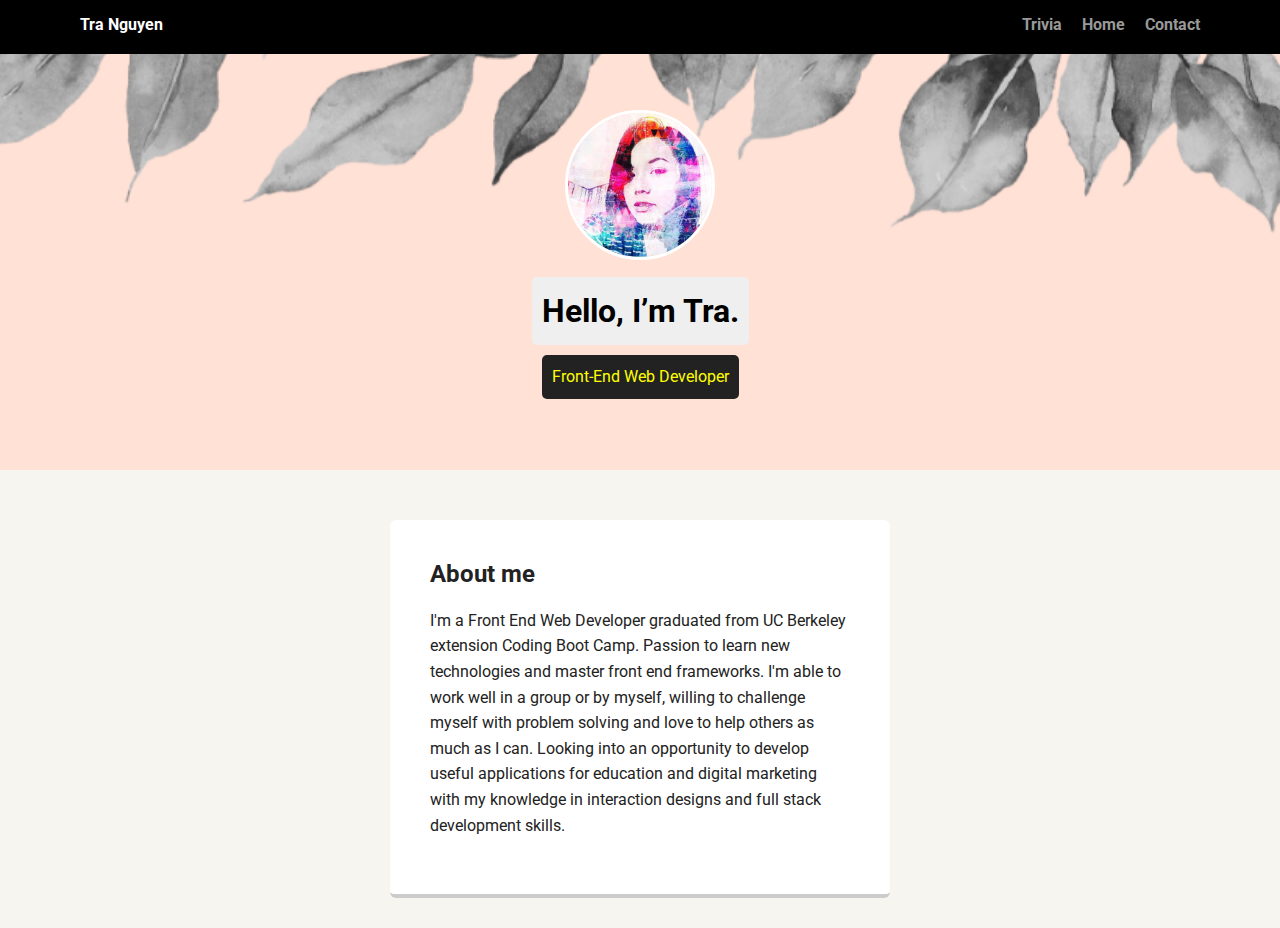
<file: index.html>
<!doctype html>
<html lang="en">
<head>
    <script src="https://maxcdn.bootstrapcdn.com/bootstrap/4.0.0/js/bootstrap.min.js"></script>
  <meta charset="utf-8">
  <title>Tra Nguyen's Profile</title>
  <meta name="viewport" content="width=device-width, initial-scale=1.0">
  <link rel="stylesheet" href="style.css">
  <link href="https://fonts.googleapis.com/css?family=Muli%7CRoboto:400,300,500,700,900" rel="stylesheet"></head>
  <body>

    <div class="main-nav">
        <ul class="nav">
          <li class="name">Tra Nguyen</li>  
          <li><a href="Trivia.html">Trivia</a></li>
          <li><a href="index.html">Home</a></li>
          <li><a href="index.html">Contact</a></li>
          
        </ul>
    </div>

    <header>
      <img src="images/avar.jpg" alt="portrail" class="profile-image">
      <h1 class="tag name">Hello, I’m Tra.</h1>
      <p class="tag location">Front-End Web Developer</p>
    </header>

    <main class="flex">
      <div class="card">
        <h2>About me</h2>
        <p>I'm a Front End Web Developer graduated from UC Berkeley extension Coding Boot Camp. Passion to learn new technologies and master front end frameworks. I'm able to work well in a group or by myself, willing to challenge myself with problem solving and love to help others as much as I can. Looking into an opportunity to develop useful applications for education and digital marketing with my knowledge in interaction designs and full stack development skills.</p>
      </div>
</file>
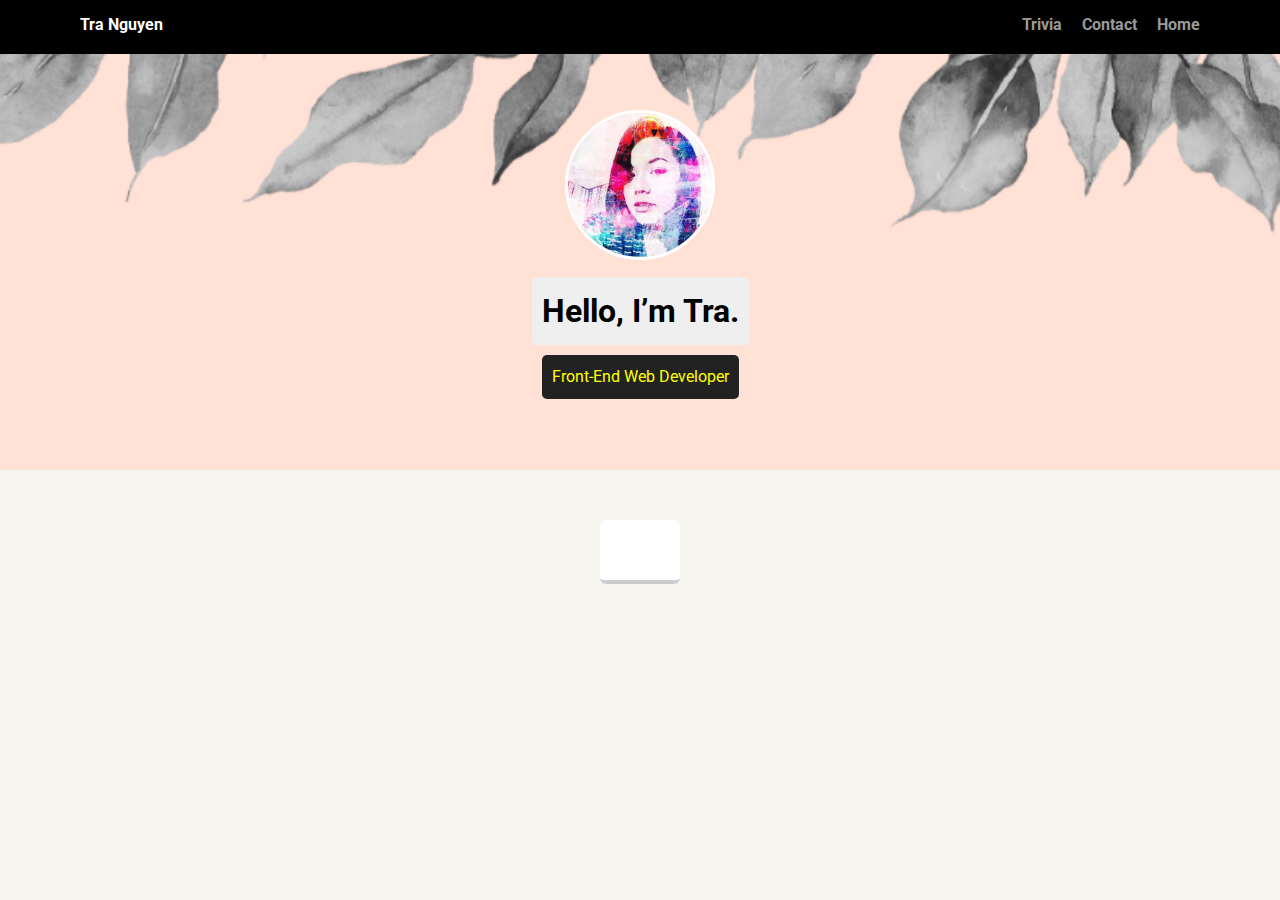
<file: Trivia.html>
<!doctype html>
<html lang="en">
<head>
    <script src="https://maxcdn.bootstrapcdn.com/bootstrap/4.0.0/js/bootstrap.min.js"></script>
  <meta charset="utf-8">
  <title>Tra Nguyen's Profile</title>
  <meta name="viewport" content="width=device-width, initial-scale=1.0">
  <link rel="stylesheet" href="style.css">
  <link href="https://fonts.googleapis.com/css?family=Muli%7CRoboto:400,300,500,700,900" rel="stylesheet"></head>
  <body>

    <div class="main-nav">
        <ul class="nav">
          <li class="name">Tra Nguyen</li>  
          <li><a href="Trivia.html">Trivia</a></li>
          <li><a href="index.html">Contact</a></li>
          <li><a href="index.html">Home</a></li>
          
        </ul>
    </div>

    <header>
      <img src="images/avar.jpg" alt="portrail" class="profile-image">
      <h1 class="tag name">Hello, I’m Tra.</h1>
      <p class="tag location">Front-End Web Developer</p>
    </header>

    <main class="flex">
        <div class="card">

        </div>
    </main>
</file>
<file: style.css>
/* Global Layout Set-up */
* { 
    box-sizing: border-box;
  }
    
  body {
    margin: 0;
    padding: 0;
    text-align: center;
    font-family: 'Roboto', sans-serif;
    color: #222;
    background: #f7f5f0;
  }
  /* Link Styles */
  
  a {
    text-decoration: none;
    color: #999;
  }
  a:hover {
    color: #6633ff;
  }
  
  /* Section Styles */
  
  .main-nav {
    width: 100%;
    background: black;
    min-height: 30px;
    padding: 10px;
    position: fixed;
    text-align: center;
  }
  .nav {
    display: flex;
    justify-content: space-around;
    font-weight: 700;
    list-style-type: none;
    margin: 0 auto;
    padding: 0;
  }
  
  .nav .name {
      display: block;
      margin-right: auto;
      color: white;
  }
  .nav li {
    padding: 5px 10px 10px 10px;
  }
  .nav a {
    transition: all .5s;
  }
  .nav a:hover {
    color: white
  }
  
  header {
    text-align: center;
    background: url('images/theme.png') no-repeat top center ;
    background-size: cover;
    overflow: hidden;
    padding-top: 60px;
  }
  header {
    line-height: 1.5;
  }
  header .profile-image {
    margin-top: 50px;
    width: 150px;
    height: 150px;
    border-radius: 50%;
    border: 3px solid white;
    transition: all .5s;
  }
  header .profile-image:hover {
    transform: scale(1.2) rotate(5deg);
  }
  .tag {
    background-color: #efefef;
    color: black;
    padding: 10px;
    border-radius: 5px;
    display: table;
    margin: 10px auto;
  } 
  .location {
    background-color: #222;
    color: yellow;
  }
  .card {
    margin: 30px;
    padding: 20px 40px 40px;
    max-width: 500px;
    text-align: left;
    background: #fff;
    border-bottom: 4px solid #ccc;
    border-radius: 6px;
    transition: all .5s;
  }
  .card:hover {
    border-color: #ff99ff;
  }
  
  ul.skills {
    padding: 0;
    text-align: center;
  }
  
  .skills li {
    border-radius: 6px;
    display: inline-block;
    background: #ff9904;
    color: white;
    padding: 5px 10px;
    margin: 2px;
  }
  
  .skills li:nth-child(odd) {
    background: #0399ff;
  }
  
  footer {
    width: 100%;
    min-height: 30px;
    padding: 20px 0 40px 20px;
  }
  
  footer .copyright {
    top: -8px;
    font-size: .75em;
  }
  
  footer ul {
    list-style-type: none;
    margin: 0;
    padding: 0;
  }
  
  footer ul li {
    display: inline-block;
  }
  
  a.social {
    display: inline-block;
    text-indent: -9999px;
    margin-left: 5px;
    width: 30px;
    height: 30px;
    background-size: 30px 30px;
    opacity: .4;
    transition: all .5s;
  }
  a.twitter {
    background-image: url(images/twitter.svg);
  }
  a.linkedin {
    background-image: url(images/linkedin.svg);
  }
  a.github {
    background-image: url(images/github.svg);
  }
  a.social:hover {
    opacity: 1;
  }
  .clearfix {
    clear: both;
  }
  
  /* Styles for larger screens */
  @media screen and (min-width: 720px) {
    
    .flex {
        display: -ms-flexbox;      /* TWEENER - IE 10 */
        display: flex; 
        max-width: 1200px;
        -ms-flex-pack: distribute;
        justify-content: space-around;
        margin: 0 auto;
    }
  
    header {
      min-height: 470px;
    }
  
    .nav {
      max-width: 1200px;
      padding: 0 30px;
    }
  
  
    main {
      padding-top: 20px;
    }
  
    main p {
      line-height: 1.6em;
    }
  
    footer {
      font-size: 1.3em;
      max-width: 1200px;
      margin: 40px auto;
    }
  
  }
</file>
